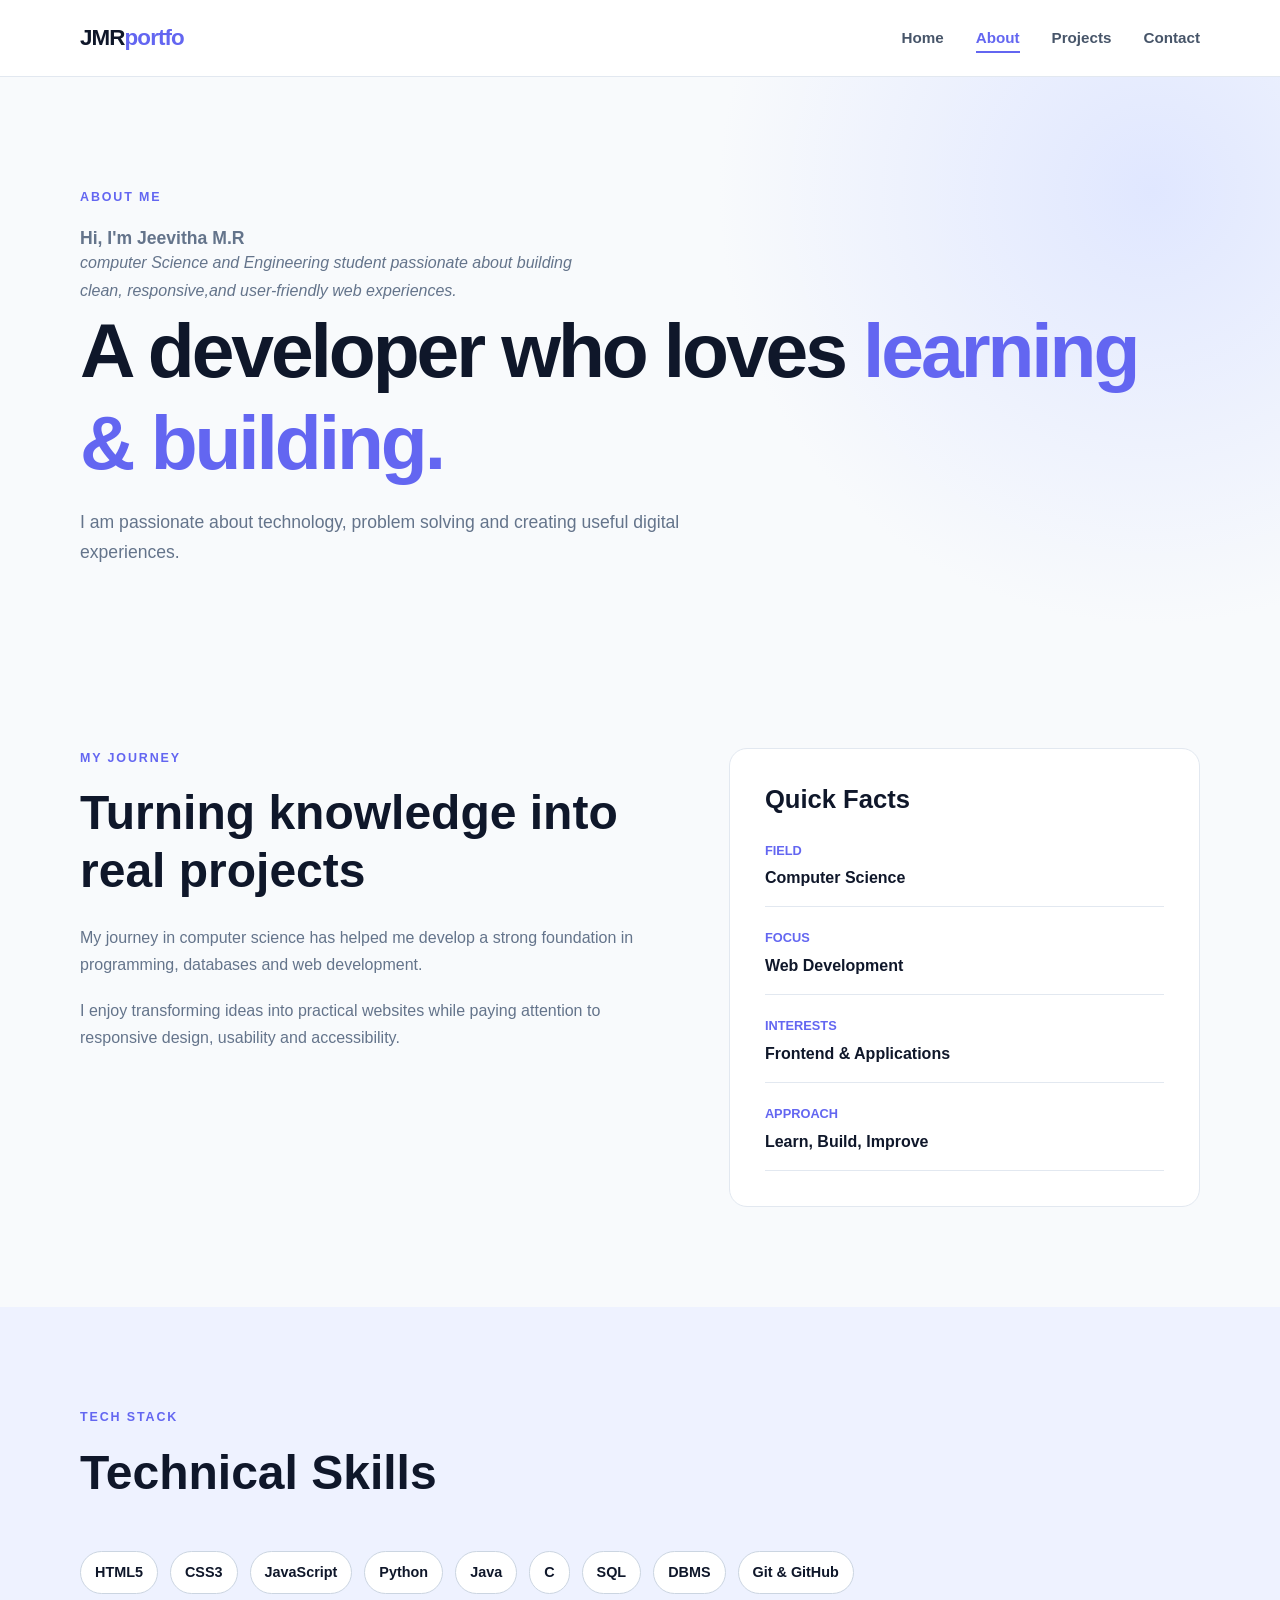
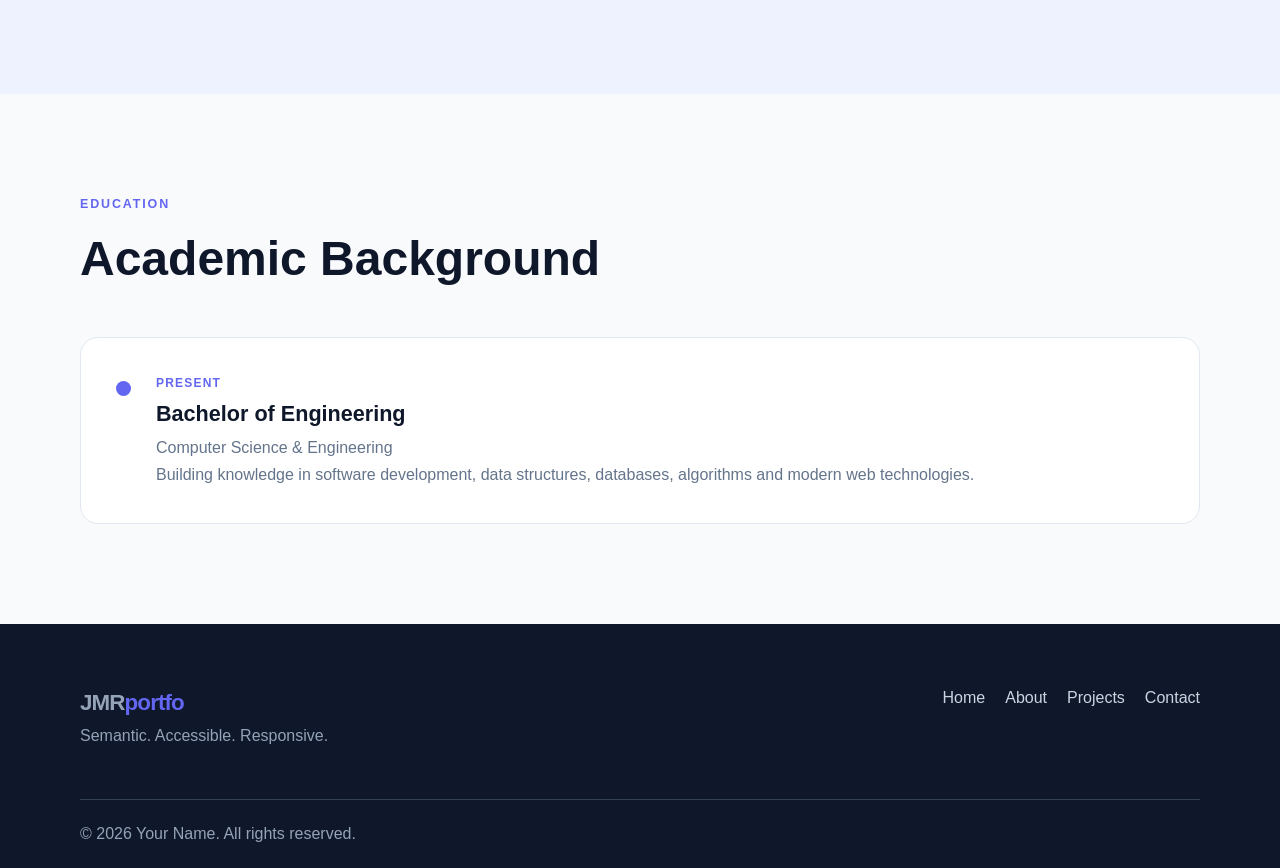
<file: portfolio 123/about.html>
<!DOCTYPE html>
<html lang="en">

<head>

    <meta charset="UTF-8">

    <meta name="viewport"
          content="width=device-width, initial-scale=1.0">

    <meta name="description"
          content="Learn more about my education, technical skills, experience and web development journey.">

    <meta name="robots"
          content="index, follow">

    <title>About | Your Name</title>

    <link rel="stylesheet" href="css/style.css">

</head>

<body>

<a href="#main-content" class="skip-link">
    Skip to main content
</a>


<header class="site-header">

    <div class="container nav-container">

        <a href="index.html"
           class="logo"
           aria-label="Go to homepage">
            JMR<span>portfo</span>
        </a>


        <button
            class="menu-toggle"
            type="button"
            aria-label="Open navigation menu"
            aria-expanded="false"
            aria-controls="primary-navigation">
            ☰
        </button>


        <nav id="primary-navigation"
             class="main-nav"
             aria-label="Primary navigation">

            <ul>

                <li>
                    <a href="index.html">
                        Home
                    </a>
                </li>

                <li>
                    <a href="about.html"
                       aria-current="page">
                        About
                    </a>
                </li>

                <li>
                    <a href="projects.html">
                        Projects
                    </a>
                </li>

                <li>
                    <a href="contact.html">
                        Contact
                    </a>
                </li>

            </ul>

        </nav>

    </div>

</header>


<main id="main-content">

    <section class="page-hero"
             aria-labelledby="page-title">

        <div class="container">

            <p class="eyebrow">
                ABOUT ME
            </p>
            <h2>
                    <p>Hi,<span> I'm Jeevitha M.R</span></p></h2> 
                    <p> <i>computer Science and Engineering student passionate about building </i></p>
                
                <p>
                   <i> clean, responsive,and user-friendly web experiences.</i></p> 
                
            <h1 id="page-title">
                A developer who loves
                <span>learning & building.</span>
            </h1>

            <p>
                I am passionate about technology, problem solving
                and creating useful digital experiences.
            </p>

        </div>

    </section>


    <section class="section">

        <div class="container two-column">

            <article>

                <p class="eyebrow">
                    MY JOURNEY
                </p>

                <h2>
                    Turning knowledge into real projects
                </h2>

                <p>
                    My journey in computer science has helped me
                    develop a strong foundation in programming,
                    databases and web development.
                </p>

                <p>
                    I enjoy transforming ideas into practical
                    websites while paying attention to responsive
                    design, usability and accessibility.
                </p>

            </article>


            <aside class="highlight-box"
                   aria-label="Quick facts">

                <h2>Quick Facts</h2>

                <dl>

                    <div>
                        <dt>Field</dt>
                        <dd>Computer Science</dd>
                    </div>

                    <div>
                        <dt>Focus</dt>
                        <dd>Web Development</dd>
                    </div>

                    <div>
                        <dt>Interests</dt>
                        <dd>Frontend & Applications</dd>
                    </div>

                    <div>
                        <dt>Approach</dt>
                        <dd>Learn, Build, Improve</dd>
                    </div>

                </dl>

            </aside>

        </div>

    </section>


    <section class="section section-alt"
             aria-labelledby="technical-title">

        <div class="container">

            <header class="section-heading">

                <p class="eyebrow">
                    TECH STACK
                </p>

                <h2 id="technical-title">
                    Technical Skills
                </h2>

            </header>


            <div class="skills-list">

                <span>HTML5</span>
                <span>CSS3</span>
                <span>JavaScript</span>
                <span>Python</span>
                <span>Java</span>
                <span>C</span>
                <span>SQL</span>
                <span>DBMS</span>
                <span>Git & GitHub</span>

            </div>

        </div>

    </section>


    <section class="section"
             aria-labelledby="education-title">

        <div class="container">

            <header class="section-heading">

                <p class="eyebrow">
                    EDUCATION
                </p>

                <h2 id="education-title">
                    Academic Background
                </h2>

            </header>


            <article class="timeline-card">

                <div class="timeline-dot"
                     aria-hidden="true">
                </div>

                <div>

                    <p class="timeline-date">
                        PRESENT
                    </p>

                    <h3>
                        Bachelor of Engineering
                    </h3>

                    <p>
                        Computer Science & Engineering
                    </p>

                    <p>
                        Building knowledge in software development,
                        data structures, databases, algorithms and
                        modern web technologies.
                    </p>

                </div>

            </article>

        </div>

    </section>

</main>


<footer class="site-footer">

    <div class="container footer-content">

        <div>

            <p class="footer-logo">
                JMR<span>portfo</span>
            </p>

            <p>
                Semantic. Accessible. Responsive.
            </p>

        </div>


        <nav aria-label="Footer navigation">

            <ul class="footer-links">

                <li>
                    <a href="index.html">Home</a>
                </li>

                <li>
                    <a href="about.html">About</a>
                </li>

                <li>
                    <a href="projects.html">Projects</a>
                </li>

                <li>
                    <a href="contact.html">Contact</a>
                </li>

            </ul>

        </nav>

    </div>


    <div class="container copyright">

        <p>
            &copy; <span id="year"></span>
            Your Name. All rights reserved.
        </p>

    </div>

</footer>


<script src="js/script.js"></script>

</body>
</html>
</file>
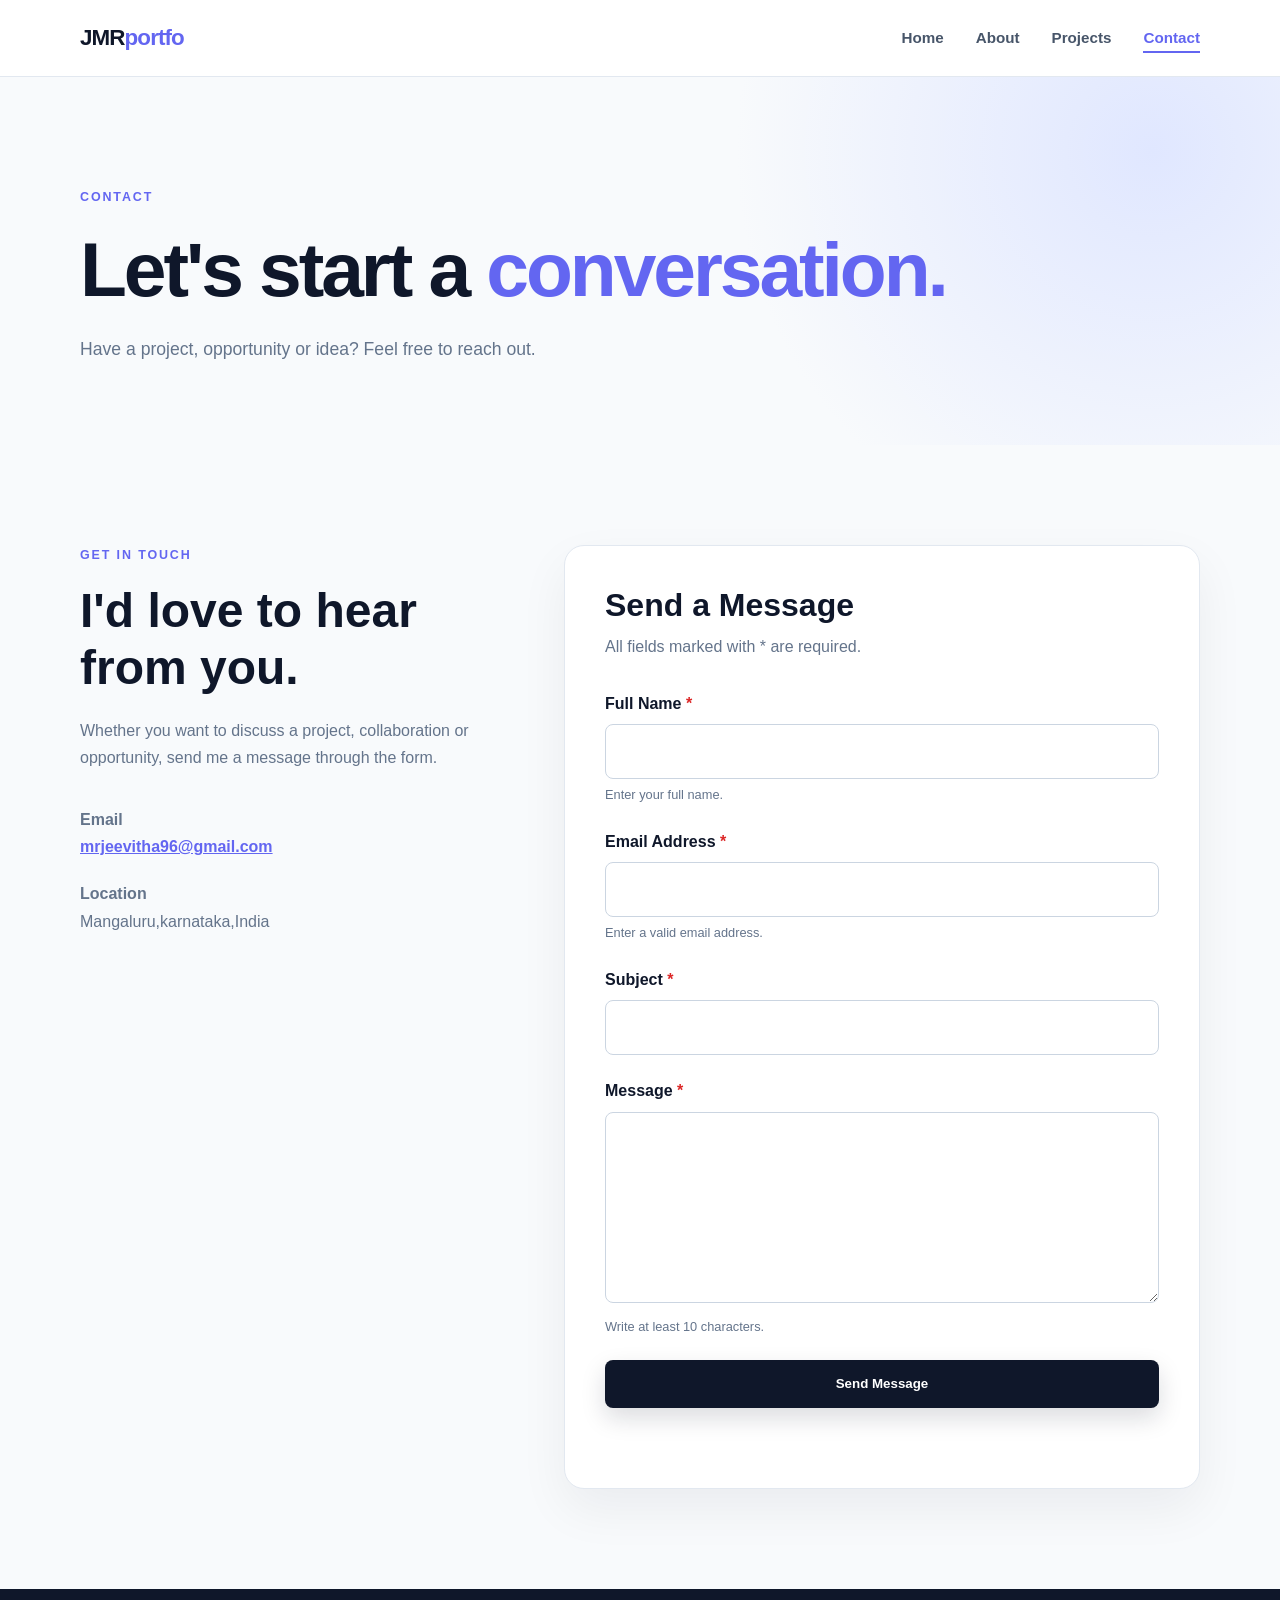
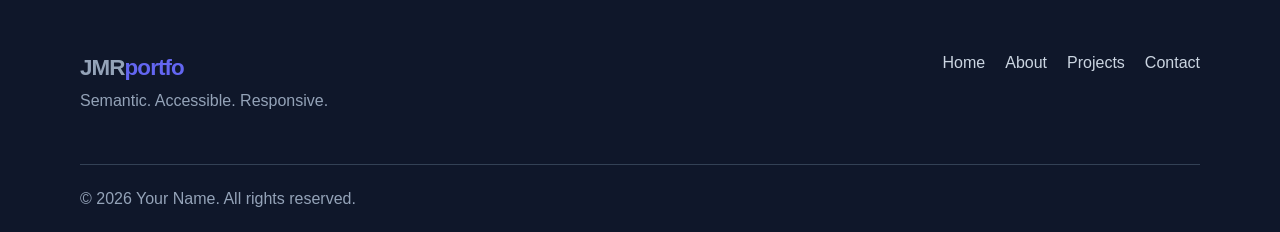
<file: portfolio 123/contact.html>
<!DOCTYPE html>
<html lang="en">

<head>

    <meta charset="UTF-8">

    <meta name="viewport"
          content="width=device-width, initial-scale=1.0">

    <meta name="description"
          content="Contact me for web development projects, collaborations and opportunities.">

    <meta name="robots"
          content="index, follow">

    <title>Contact | Your Name</title>

    <link rel="stylesheet" href="css/style.css">

</head>


<body>

<a href="#main-content" class="skip-link">
    Skip to main content
</a>


<header class="site-header">

    <div class="container nav-container">

        <a href="index.html"
           class="logo"
           aria-label="Go to homepage">
            JMR<span>portfo</span>
        </a>


        <button
            class="menu-toggle"
            type="button"
            aria-label="Open navigation menu"
            aria-expanded="false"
            aria-controls="primary-navigation">
            ☰
        </button>


        <nav id="primary-navigation"
             class="main-nav"
             aria-label="Primary navigation">

            <ul>

                <li>
                    <a href="index.html">
                        Home
                    </a>
                </li>

                <li>
                    <a href="about.html">
                        About
                    </a>
                </li>

                <li>
                    <a href="projects.html">
                        Projects
                    </a>
                </li>

                <li>
                    <a href="contact.html"
                       aria-current="page">
                        Contact
                    </a>
                </li>

            </ul>

        </nav>

    </div>

</header>


<main id="main-content">

    <section class="page-hero"
             aria-labelledby="contact-title">

        <div class="container">

            <p class="eyebrow">
                CONTACT
            </p>

            <h1 id="contact-title">
                Let's start a
                <span>conversation.</span>
            </h1>

            <p>
                Have a project, opportunity or idea?
                Feel free to reach out.
            </p>

        </div>

    </section>


    <section class="section">

        <div class="container contact-grid">


            <aside class="contact-info"
                   aria-labelledby="contact-info-title">

                <p class="eyebrow">
                    GET IN TOUCH
                </p>

                <h2 id="contact-info-title">
                    I'd love to hear from you.
                </h2>

                <p>
                    Whether you want to discuss a project,
                    collaboration or opportunity, send me
                    a message through the form.
                </p>


                <address>

                    <p>
                        <strong>Email</strong><br>

                        <a href="mrjeevitha96@gmail.com">
                            mrjeevitha96@gmail.com
                        </a>
                    </p>


                    <p>
                        <strong>Location</strong><br>
                        Mangaluru,karnataka,India
                    </p>

                </address>

            </aside>


            <!-- Accessible form -->

            <section class="form-container"
                     aria-labelledby="form-title">

                <h2 id="form-title">
                    Send a Message
                </h2>

                <p id="form-description">
                    All fields marked with
                    <span aria-hidden="true">*</span>
                    are required.
                </p>


                <form id="contact-form"
                      novalidate>

                    <div class="form-group">

                        <label for="name">
                            Full Name
                            <span aria-hidden="true">*</span>
                        </label>

                        <input
                            type="text"
                            id="name"
                            name="name"
                            autocomplete="name"
                            required
                            minlength="2"
                            aria-required="true"
                            aria-describedby="name-help">

                        <small id="name-help">
                            Enter your full name.
                        </small>

                    </div>


                    <div class="form-group">

                        <label for="email">
                            Email Address
                            <span aria-hidden="true">*</span>
                        </label>

                        <input
                            type="email"
                            id="email"
                            name="email"
                            autocomplete="email"
                            required
                            aria-required="true"
                            aria-describedby="email-help">

                        <small id="email-help">
                            Enter a valid email address.
                        </small>

                    </div>


                    <div class="form-group">

                        <label for="subject">
                            Subject
                            <span aria-hidden="true">*</span>
                        </label>

                        <input
                            type="text"
                            id="subject"
                            name="subject"
                            required
                            minlength="3"
                            aria-required="true">

                    </div>


                    <div class="form-group">

                        <label for="message">
                            Message
                            <span aria-hidden="true">*</span>
                        </label>

                        <textarea
                            id="message"
                            name="message"
                            rows="6"
                            required
                            minlength="10"
                            aria-required="true"
                            aria-describedby="message-help"></textarea>

                        <small id="message-help">
                            Write at least 10 characters.
                        </small>

                    </div>


                    <button
                        type="submit"
                        class="btn btn-primary form-submit">

                        Send Message

                    </button>


                    <p
                        id="form-status"
                        class="form-status"
                        role="status"
                        aria-live="polite">
                    </p>

                </form>

            </section>

        </div>

    </section>

</main>


<footer class="site-footer">

    <div class="container footer-content">

        <div>

            <p class="footer-logo">
                JMR<span>portfo</span>
            </p>

            <p>
                Semantic. Accessible. Responsive.
            </p>

        </div>


        <nav aria-label="Footer navigation">

            <ul class="footer-links">

                <li>
                    <a href="index.html">Home</a>
                </li>

                <li>
                    <a href="about.html">About</a>
                </li>

                <li>
                    <a href="projects.html">Projects</a>
                </li>

                <li>
                    <a href="contact.html">Contact</a>
                </li>

            </ul>

        </nav>

    </div>


    <div class="container copyright">

        <p>
            &copy; <span id="year"></span>
            Your Name. All rights reserved.
        </p>

    </div>

</footer>


<script src="js/script.js"></script>

</body>
</html>
</file>
<file: portfolio 123/css/style.css>
/* ==============================
   RESET
============================== */

* {
    margin: 0;
    padding: 0;
    box-sizing: border-box;
}


html {
    scroll-behavior: smooth;
}


body {
    font-family:
        Inter,
        "Segoe UI",
        Arial,
        sans-serif;

    background: #f8fafc;
    color: #0f172a;
    line-height: 1.7;
}


/* ==============================
   ACCESSIBILITY
============================== */

.skip-link {
    position: absolute;
    top: -100px;
    left: 20px;
    background: #0f172a;
    color: white;
    padding: 12px 18px;
    border-radius: 6px;
    z-index: 9999;
}


.skip-link:focus {
    top: 20px;
}


:focus-visible {
    outline: 3px solid #6366f1;
    outline-offset: 4px;
}


/* ==============================
   GENERAL
============================== */

.container {
    width: min(1120px, 90%);
    margin-inline: auto;
}


a {
    color: inherit;
}


img {
    max-width: 100%;
    height: auto;
}


ul {
    list-style: none;
}


h1,
h2,
h3 {
    line-height: 1.2;
}


h1 {
    font-size: clamp(2.6rem, 6vw, 5rem);
    letter-spacing: -0.04em;
}


h2 {
    font-size: clamp(2rem, 4vw, 3rem);
}


h3 {
    font-size: 1.35rem;
}


p {
    color: #64748b;
}


/* ==============================
   HEADER
============================== */

.site-header {
    position: sticky;
    top: 0;
    z-index: 1000;

    background: rgba(255, 255, 255, 0.94);
    backdrop-filter: blur(15px);

    border-bottom: 1px solid #e2e8f0;
}


.nav-container {
    min-height: 76px;

    display: flex;
    align-items: center;
    justify-content: space-between;
}


.logo,
.footer-logo {
    text-decoration: none;
    font-size: 1.4rem;
    font-weight: 800;
    letter-spacing: -0.04em;
}


.logo span,
.footer-logo span,
.hero h1 span,
.page-hero h1 span {
    color: #6366f1;
}


.main-nav ul {
    display: flex;
    gap: 32px;
}


.main-nav a {
    position: relative;

    text-decoration: none;
    color: #475569;

    font-size: 0.95rem;
    font-weight: 600;

    transition: color 0.25s ease;
}


.main-nav a:hover,
.main-nav a[aria-current="page"] {
    color: #6366f1;
}


.main-nav a::after {
    content: "";

    position: absolute;
    left: 0;
    bottom: -7px;

    width: 0;
    height: 2px;

    background: #6366f1;

    transition: width 0.25s ease;
}


.main-nav a:hover::after,
.main-nav a[aria-current="page"]::after {
    width: 100%;
}


.menu-toggle {
    display: none;

    border: 0;
    background: transparent;

    font-size: 1.6rem;
    cursor: pointer;
}


/* ==============================
   HERO
============================== */

.hero {
    min-height: 82vh;

    display: flex;
    align-items: center;

    padding: 90px 0;

    background:
        radial-gradient(
            circle at 90% 10%,
            #e0e7ff,
            transparent 35%
        ),
        #f8fafc;
}


.hero-grid {
    display: grid;
    grid-template-columns: 1.2fr 0.8fr;
    gap: 80px;
    align-items: center;
}


.eyebrow {
    color: #6366f1;

    font-size: 0.78rem;
    font-weight: 800;

    letter-spacing: 0.15em;

    margin-bottom: 15px;
}


.hero h1 {
    max-width: 800px;
    margin-bottom: 25px;
}


.hero-text {
    max-width: 650px;
    font-size: 1.1rem;
}


.hero-buttons {
    display: flex;
    gap: 15px;

    margin-top: 35px;

    flex-wrap: wrap;
}


/* ==============================
   BUTTONS
============================== */

.btn {
    display: inline-flex;

    align-items: center;
    justify-content: center;

    min-height: 48px;

    padding: 12px 24px;

    border-radius: 8px;

    text-decoration: none;

    font-weight: 700;

    cursor: pointer;

    transition:
        transform 0.25s ease,
        box-shadow 0.25s ease;
}


.btn:hover {
    transform: translateY(-2px);
}


.btn-primary {
    background: #0f172a;
    color: white;

    box-shadow:
        0 10px 25px rgba(15, 23, 42, 0.15);
}


.btn-primary:hover {
    box-shadow:
        0 15px 30px rgba(15, 23, 42, 0.22);
}


.btn-secondary {
    background: white;

    border: 1px solid #cbd5e1;

    color: #0f172a;
}


/* ==============================
   PROFILE CARD
============================== */

.hero-card {
    padding: 25px;

    background: white;

    border: 1px solid #e2e8f0;

    border-radius: 24px;

    box-shadow:
        0 25px 60px rgba(15, 23, 42, 0.08);
}


.profile-placeholder {
    aspect-ratio: 1 / 1;

    display: grid;
    place-items: center;

    border-radius: 18px;

    background:
        linear-gradient(
            135deg,
            #0f172a,
            #334155
        );

    color: white;

    font-size: 5rem;
    font-weight: 800;
}


.hero-card figcaption {
    padding: 18px 5px 0;

    text-align: center;

    color: #64748b;
}


/* ==============================
   SECTIONS
============================== */

.section {
    padding: 100px 0;
}


.section-alt {
    background: #eef2ff;
}


.section-heading {
    max-width: 700px;

    margin-bottom: 50px;
}


.section-heading h2 {
    margin-bottom: 15px;
}


/* ==============================
   CARDS
============================== */

.cards-grid {
    display: grid;

    grid-template-columns:
        repeat(3, 1fr);

    gap: 25px;
}


.info-card {
    padding: 35px;

    background: white;

    border: 1px solid #e2e8f0;

    border-radius: 18px;

    transition:
        transform 0.25s ease,
        box-shadow 0.25s ease;
}


.info-card:hover {
    transform: translateY(-6px);

    box-shadow:
        0 20px 40px rgba(15, 23, 42, 0.08);
}


.info-card h3 {
    margin: 12px 0;
}


.card-number {
    color: #6366f1;
    font-weight: 800;
}


/* ==============================
   CTA
============================== */

.cta-section {
    padding: 0 0 100px;
}


.cta-box {
    padding: 55px;

    border-radius: 24px;

    background: #0f172a;

    color: white;

    display: flex;

    align-items: center;
    justify-content: space-between;

    gap: 30px;
}


.cta-box h2 {
    max-width: 650px;
}


.cta-box p {
    color: #94a3b8;
}


/* ==============================
   PAGE HERO
============================== */

.page-hero {
    padding: 110px 0 80px;

    background:
        radial-gradient(
            circle at 90% 20%,
            #e0e7ff,
            transparent 35%
        );
}


.page-hero p:last-child {
    max-width: 650px;
    margin-top: 20px;
    font-size: 1.1rem;
}


/* ==============================
   TWO COLUMN
============================== */

.two-column {
    display: grid;

    grid-template-columns:
        1fr 0.8fr;

    gap: 60px;

    align-items: start;
}


.two-column article h2 {
    margin-bottom: 25px;
}


.two-column article p + p {
    margin-top: 18px;
}


.highlight-box {
    padding: 35px;

    background: white;

    border: 1px solid #e2e8f0;

    border-radius: 18px;
}


.highlight-box h2 {
    font-size: 1.6rem;
    margin-bottom: 25px;
}


.highlight-box dl {
    display: grid;
    gap: 20px;
}


.highlight-box dl div {
    padding-bottom: 15px;
    border-bottom: 1px solid #e2e8f0;
}


.highlight-box dt {
    font-size: 0.8rem;
    color: #6366f1;
    font-weight: 800;
    text-transform: uppercase;
}


.highlight-box dd {
    margin-top: 3px;
    font-weight: 600;
}


/* ==============================
   SKILLS
============================== */

.skills-list {
    display: flex;

    flex-wrap: wrap;

    gap: 12px;
}


.skills-list span,
.tag-list li {
    padding: 8px 14px;

    background: white;

    border: 1px solid #cbd5e1;

    border-radius: 100px;

    font-size: 0.9rem;

    font-weight: 600;
}


/* ==============================
   TIMELINE
============================== */

.timeline-card {
    display: flex;

    gap: 25px;

    padding: 35px;

    background: white;

    border: 1px solid #e2e8f0;

    border-radius: 18px;
}


.timeline-dot {
    width: 15px;
    height: 15px;

    flex: 0 0 15px;

    margin-top: 8px;

    background: #6366f1;

    border-radius: 50%;
}


.timeline-date,
.project-category {
    color: #6366f1;

    font-size: 0.75rem;

    font-weight: 800;

    letter-spacing: 0.1em;
}


.timeline-card h3 {
    margin: 7px 0;
}


/* ==============================
   PROJECTS
============================== */

.projects-grid {
    display: grid;

    grid-template-columns:
        repeat(3, 1fr);

    gap: 25px;
}


.project-card {
    overflow: hidden;

    background: white;

    border: 1px solid #e2e8f0;

    border-radius: 18px;

    transition:
        transform 0.25s ease,
        box-shadow 0.25s ease;
}


.project-card:hover {
    transform: translateY(-6px);

    box-shadow:
        0 20px 40px rgba(15, 23, 42, 0.08);
}


.project-image {
    min-height: 210px;

    display: grid;

    place-items: center;

    background:
        linear-gradient(
            135deg,
            #0f172a,
            #334155
        );

    color: white;

    font-size: 2rem;

    font-weight: 800;

    letter-spacing: 0.1em;
}


.project-content {
    padding: 28px;
}


.project-content h3 {
    margin: 8px 0 12px;
}


.tag-list {
    display: flex;

    flex-wrap: wrap;

    gap: 8px;

    margin-top: 20px;
}


.tag-list li {
    font-size: 0.75rem;

    padding: 5px 10px;
}


/* ==============================
   CONTACT
============================== */

.contact-grid {
    display: grid;

    grid-template-columns:
        0.8fr 1.2fr;

    gap: 60px;

    align-items: start;
}


.contact-info h2 {
    margin-bottom: 20px;
}


.contact-info address {
    margin-top: 35px;

    font-style: normal;
}


.contact-info address p + p {
    margin-top: 20px;
}


.contact-info a {
    color: #6366f1;

    font-weight: 600;
}


.form-container {
    padding: 40px;

    background: white;

    border: 1px solid #e2e8f0;

    border-radius: 20px;

    box-shadow:
        0 20px 50px rgba(15, 23, 42, 0.06);
}


.form-container h2 {
    font-size: 2rem;

    margin-bottom: 8px;
}


.form-container > p {
    margin-bottom: 30px;
}


.form-group {
    margin-bottom: 22px;
}


.form-group label {
    display: block;

    margin-bottom: 7px;

    color: #0f172a;

    font-weight: 700;
}


.form-group label span {
    color: #dc2626;
}


.form-group input,
.form-group textarea {
    width: 100%;

    padding: 13px 15px;

    font: inherit;

    color: #0f172a;

    background: white;

    border: 1px solid #cbd5e1;

    border-radius: 8px;

    transition:
        border-color 0.2s ease,
        box-shadow 0.2s ease;
}


.form-group textarea {
    resize: vertical;
}


.form-group input:focus,
.form-group textarea:focus {
    border-color: #6366f1;

    box-shadow:
        0 0 0 3px rgba(99, 102, 241, 0.15);

    outline: none;
}


.form-group small {
    display: block;

    margin-top: 5px;

    color: #64748b;

    font-size: 0.8rem;
}


.form-group input[aria-invalid="true"],
.form-group textarea[aria-invalid="true"] {
    border-color: #dc2626;
}


.form-submit {
    border: 0;

    width: 100%;
}


.form-status {
    min-height: 25px;

    margin-top: 15px;

    font-weight: 600;
}


/* ==============================
   FOOTER
============================== */

.site-footer {
    background: #0f172a;

    color: white;

    padding-top: 60px;
}


.site-footer p {
    color: #94a3b8;
}


.footer-content {
    display: flex;

    justify-content: space-between;

    gap: 40px;
}


.footer-links {
    display: flex;

    flex-wrap: wrap;

    gap: 20px;
}


.footer-links a {
    color: #cbd5e1;

    text-decoration: none;
}


.footer-links a:hover {
    color: white;
}


.copyright {
    margin-top: 50px;

    padding: 20px 0;

    border-top: 1px solid #334155;
}


/* ==============================
   RESPONSIVE
============================== */

@media (max-width: 850px) {

    .menu-toggle {
        display: block;
    }


    .main-nav {
        display: none;

        position: absolute;

        top: 76px;
        left: 0;

        width: 100%;

        background: white;

        border-bottom: 1px solid #e2e8f0;
    }


    .main-nav.open {
        display: block;
    }


    .main-nav ul {
        flex-direction: column;

        gap: 0;
    }


    .main-nav li a {
        display: block;

        padding: 15px 5%;

        border-bottom: 1px solid #f1f5f9;
    }


    .main-nav a::after {
        display: none;
    }


    .hero-grid,
    .two-column,
    .contact-grid {
        grid-template-columns: 1fr;

        gap: 45px;
    }


    .cards-grid,
    .projects-grid {
        grid-template-columns: 1fr;
    }


    .hero {
        padding: 70px 0;
    }


    .cta-box {
        flex-direction: column;

        align-items: flex-start;
    }


    .footer-content {
        flex-direction: column;
    }

}


@media (max-width: 500px) {

    .section {
        padding: 70px 0;
    }


    .page-hero {
        padding: 80px 0 60px;
    }


    .form-container,
    .info-card,
    .highlight-box {
        padding: 25px;
    }


    .hero-buttons {
        flex-direction: column;
    }


    .hero-buttons .btn {
        width: 100%;
    }


    .cta-box {
        padding: 35px 25px;
    }

}


/* ==============================
   REDUCED MOTION
============================== */

@media (prefers-reduced-motion: reduce) {

    html {
        scroll-behavior: auto;
    }


    *,
    *::before,
    *::after {
        transition-duration: 0.01ms !important;
        animation-duration: 0.01ms !important;
        animation-iteration-count: 1 !important;
    }

}
</file>
